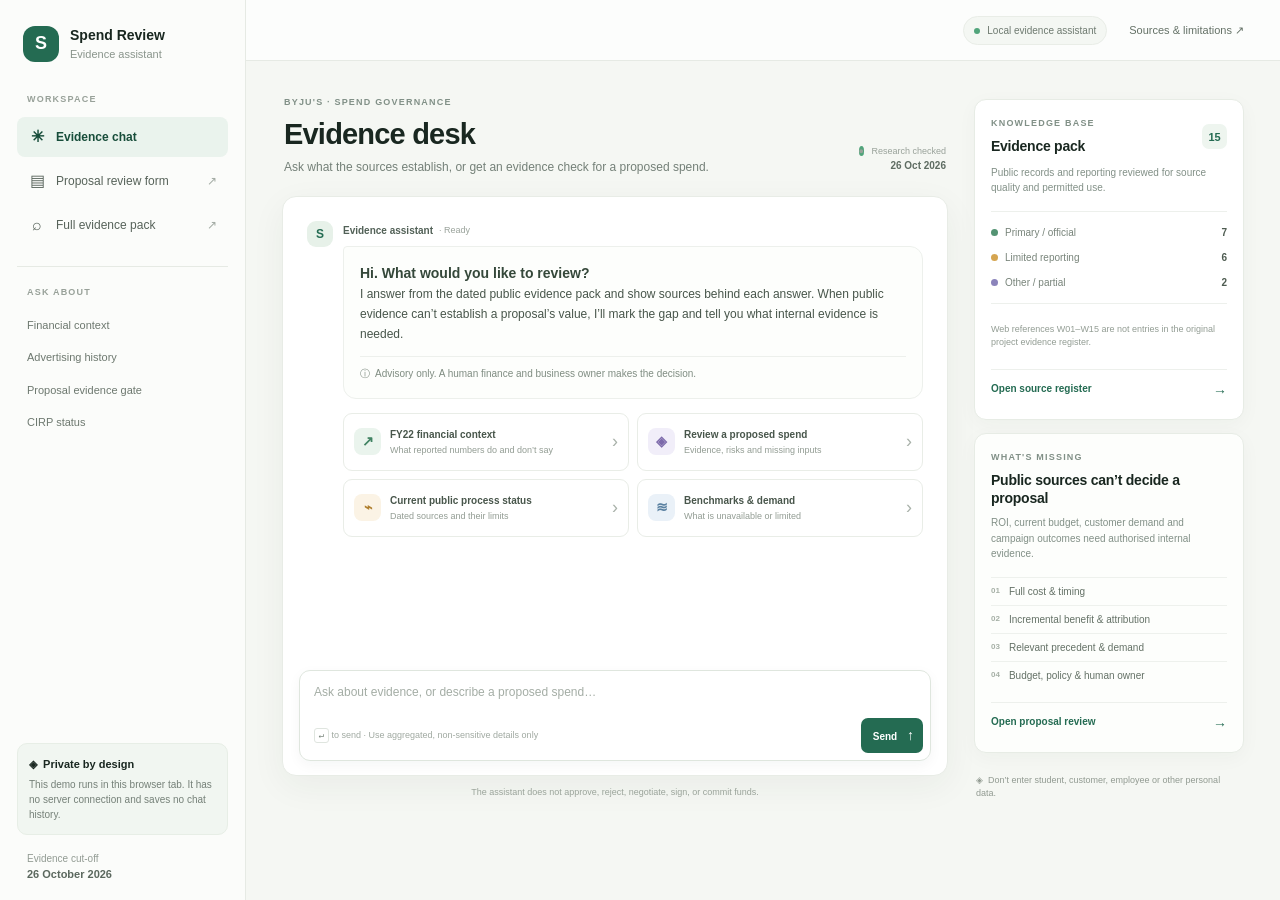
<file: index.html>
<!doctype html>
<html lang="en"><head><meta charset="utf-8"><meta name="viewport" content="width=device-width,initial-scale=1"><meta name="theme-color" content="#f5f7f3"><title>BYJU'S Spend Review Assistant</title><link rel="stylesheet" href="chatbot.css"></head>
<body><div class="app-shell">
<aside class="sidebar"><a class="brand" href="index.html"><span class="brand-mark">S</span><span><strong>Spend Review</strong><small>Evidence assistant</small></span></a>
<div class="label">WORKSPACE</div><div class="nav active"><span>✳</span> Evidence chat</div><a class="nav" href="proposal-review.html"><span>▤</span> Proposal review form <i>↗</i></a><a class="nav" href="web-evidence-pack.md" target="_blank"><span>⌕</span> Full evidence pack <i>↗</i></a>
<div class="rule"></div><div class="label">ASK ABOUT</div><button class="topic" data-prompt="What do the FY22 financial figures show?">Financial context</button><button class="topic" data-prompt="What evidence is known about BYJU'S advertising spend?">Advertising history</button><button class="topic" data-prompt="What evidence is needed before a marketing proposal?">Proposal evidence gate</button><button class="topic" data-prompt="What is the current CIRP status?">CIRP status</button>
<div class="side-bottom"><div class="privacy"><b>◈ &nbsp;Private by design</b><p>This demo runs in this browser tab. It has no server connection and saves no chat history.</p></div><div class="cutoff">Evidence cut-off<br><strong>26 October 2026</strong></div></div></aside>
<main class="main"><header class="topbar"><div class="mobile-brand"><span class="brand-mark">S</span><strong>Spend Review</strong></div><span class="scope"><i></i> Local evidence assistant</span><a href="web-evidence-pack.md" target="_blank">Sources &amp; limitations ↗</a></header>
<div class="layout"><section class="chat-col"><div class="heading"><div><div class="eyebrow">BYJU'S · SPEND GOVERNANCE</div><h1>Evidence desk</h1><p>Ask what the sources establish, or get an evidence check for a proposed spend.</p></div><div class="checked">● Research checked<br><strong>26 Oct 2026</strong></div></div>
<div class="chatbox"><div id="messages" class="messages" aria-live="polite"><article class="message assistant"><div class="avatar">S</div><div class="body"><div class="meta"><b>Evidence assistant</b><span>· Ready</span></div><div class="bubble welcome"><strong class="welcome-title">Hi. What would you like to review?</strong><p>I answer from the dated public evidence pack and show sources behind each answer. When public evidence can’t establish a proposal’s value, I’ll mark the gap and tell you what internal evidence is needed.</p><div class="note">ⓘ &nbsp;Advisory only. A human finance and business owner makes the decision.</div></div>
<div class="prompts"><button data-prompt="What do the FY22 financial figures show?"><span class="tile mint">↗</span><span><b>FY22 financial context</b><small>What reported numbers do and don’t say</small></span><i>›</i></button><button data-prompt="What evidence is needed before a marketing proposal?"><span class="tile lilac">◈</span><span><b>Review a proposed spend</b><small>Evidence, risks and missing inputs</small></span><i>›</i></button><button data-prompt="What is the current CIRP status?"><span class="tile amber">⌁</span><span><b>Current public process status</b><small>Dated sources and their limits</small></span><i>›</i></button><button data-prompt="What are the available industry benchmarks?"><span class="tile blue">≋</span><span><b>Benchmarks &amp; demand</b><small>What is unavailable or limited</small></span><i>›</i></button></div></div></article></div>
<form id="chat-form" class="composer"><label class="sr-only" for="chat-input">Ask a question or describe a proposal</label><textarea id="chat-input" rows="1" maxlength="3000" placeholder="Ask about evidence, or describe a proposed spend…" autocomplete="off"></textarea><div class="compose-foot"><span><kbd>↵</kbd> to send · Use aggregated, non-sensitive details only</span><button type="submit">Send <b>↑</b></button></div></form></div><div class="disclaimer">The assistant does not approve, reject, negotiate, sign, or commit funds.</div></section>
<aside class="rail"><div class="rail-card"><div class="rail-head"><div><div class="eyebrow">KNOWLEDGE BASE</div><h2>Evidence pack</h2></div><b class="count">15</b></div><p class="desc">Public records and reporting reviewed for source quality and permitted use.</p><div class="summary"><div><i class="green"></i>Primary / official <b>7</b></div><div><i class="gold"></i>Limited reporting <b>6</b></div><div><i class="purple"></i>Other / partial <b>2</b></div></div><p class="footnote">Web references W01–W15 are not entries in the original project evidence register.</p><a class="action" href="web-evidence-pack.md" target="_blank">Open source register <b>→</b></a></div>
<div class="rail-card pale"><div class="eyebrow">WHAT'S MISSING</div><h2>Public sources can’t decide a proposal</h2><p class="desc">ROI, current budget, customer demand and campaign outcomes need authorised internal evidence.</p><ul><li><i>01</i> Full cost &amp; timing</li><li><i>02</i> Incremental benefit &amp; attribution</li><li><i>03</i> Relevant precedent &amp; demand</li><li><i>04</i> Budget, policy &amp; human owner</li></ul><a class="action" href="proposal-review.html">Open proposal review <b>→</b></a></div><div class="rail-safety">◈ &nbsp;Don’t enter student, customer, employee or other personal data.</div></aside>
</div></main></div><script src="chatbot.js"></script></body></html>
</file>
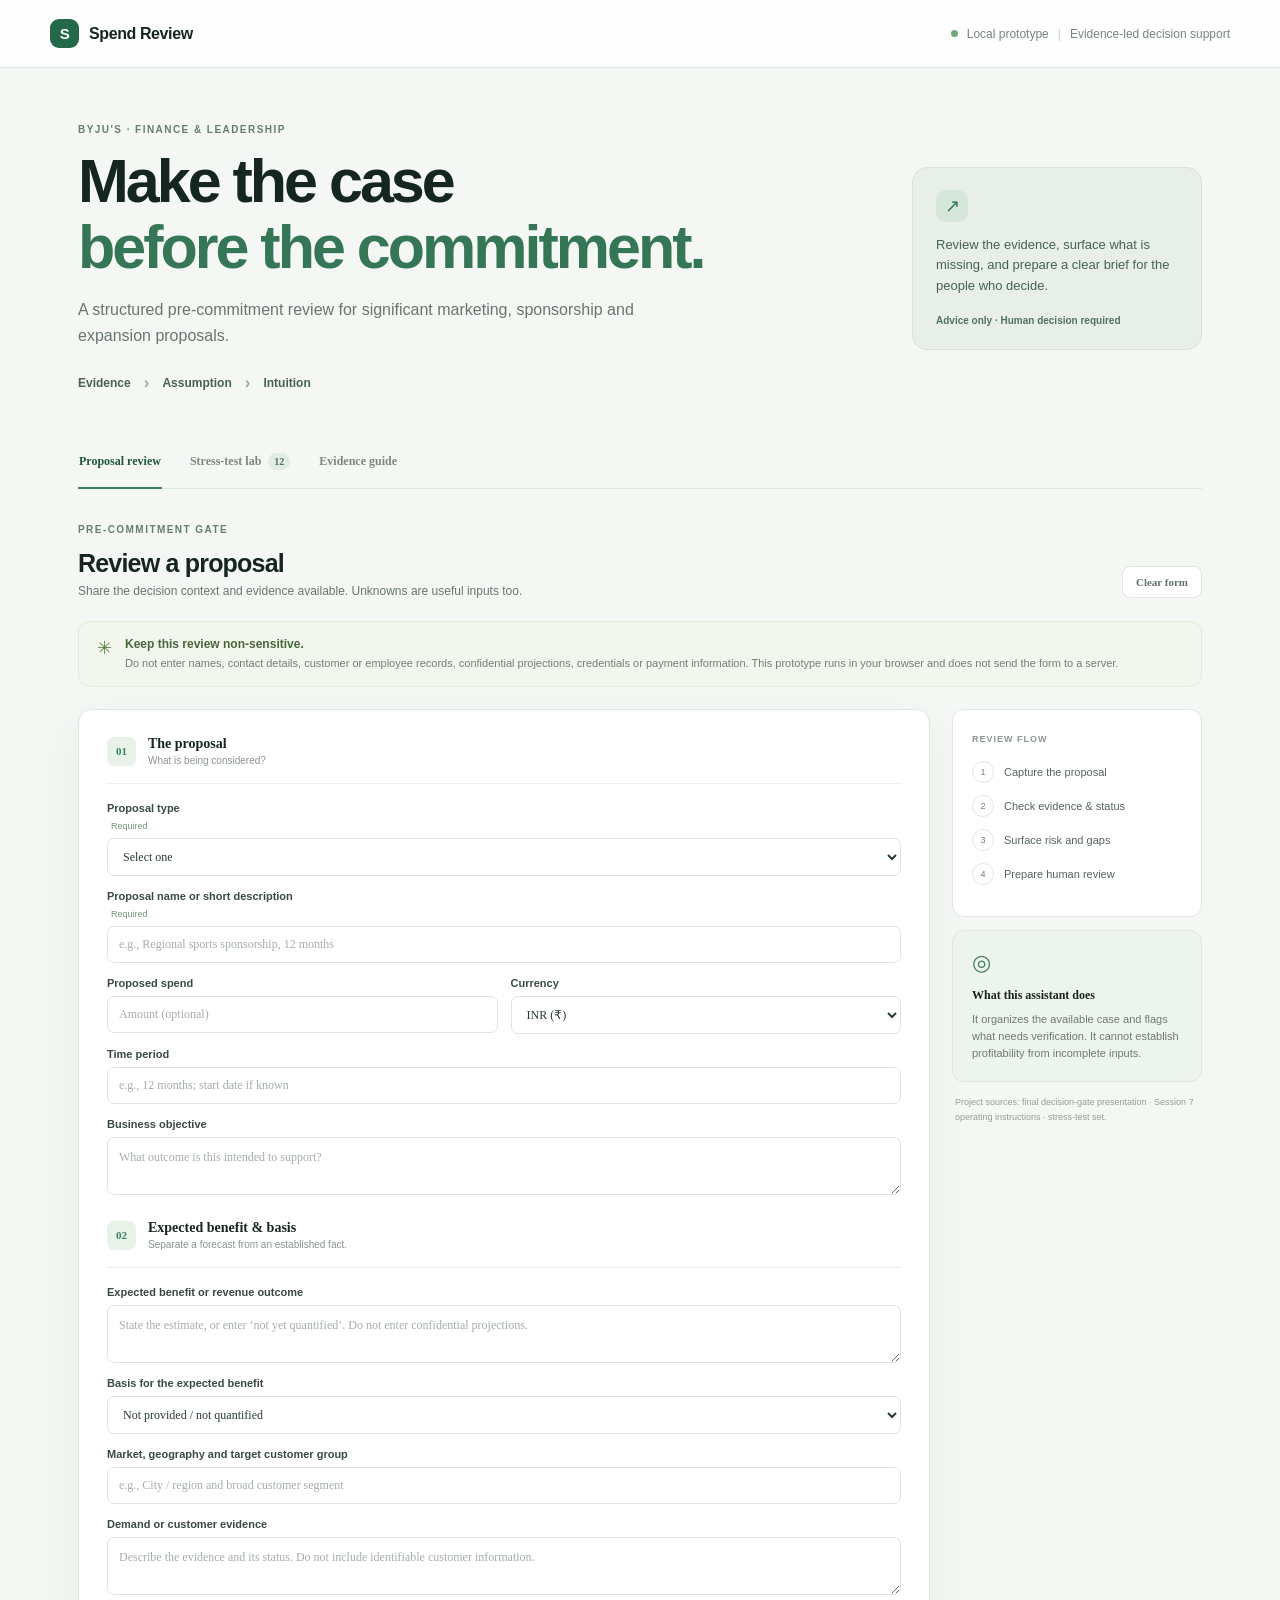
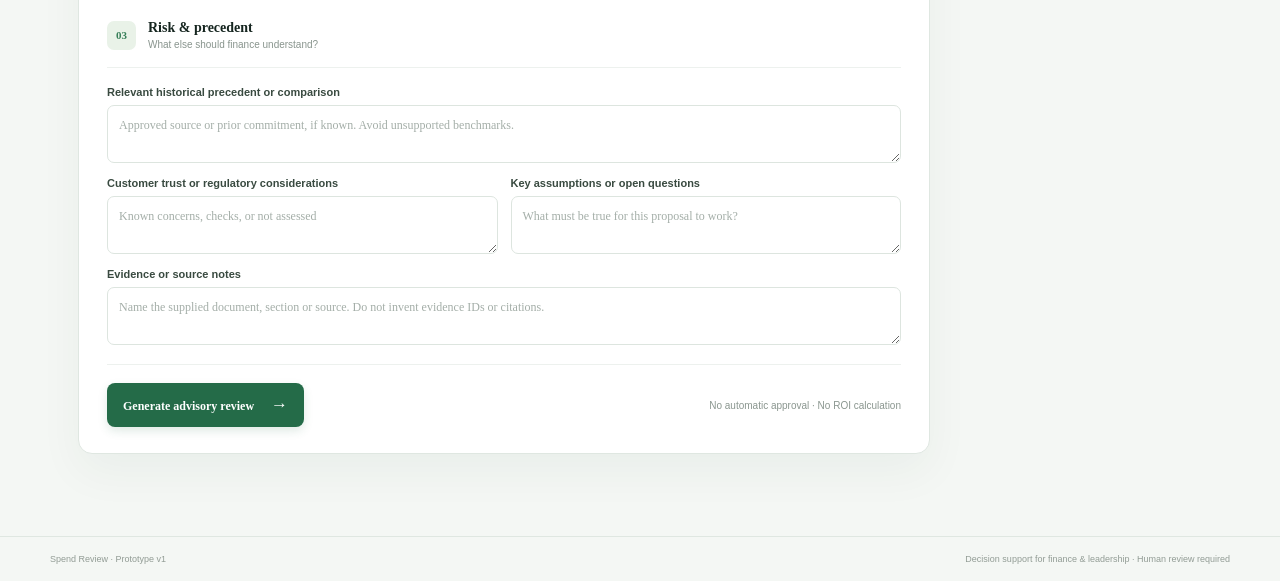
<file: proposal-review.html>
<!doctype html>
<html lang="en">
<head>
  <meta charset="utf-8" />
  <meta name="viewport" content="width=device-width, initial-scale=1" />
  <meta name="theme-color" content="#f4f6f4" />
  <title>Spend Review | BYJU'S Advisory Prototype</title>
  <link rel="stylesheet" href="styles.css" />
</head>
<body>
  <header class="topbar">
    <a class="brand" href="#top" aria-label="Spend Review home"><span class="brand-mark">S</span><span>Spend Review</span></a>
    <div class="top-meta"><span class="local-dot"></span> Local prototype <span class="divider">|</span> Evidence-led decision support</div>
  </header>
  <main id="top">
    <section class="hero">
      <div class="hero-copy">
        <p class="eyebrow">BYJU'S · FINANCE & LEADERSHIP</p>
        <h1>Make the case<br/><em>before the commitment.</em></h1>
        <p class="hero-lede">A structured pre-commitment review for significant marketing, sponsorship and expansion proposals.</p>
        <div class="hero-principle"><span>Evidence</span><b>›</b><span>Assumption</span><b>›</b><span>Intuition</span></div>
      </div>
      <aside class="hero-note"><div class="note-icon">↗</div><p>Review the evidence, surface what is missing, and prepare a clear brief for the people who decide.</p><strong>Advice only · Human decision required</strong></aside>
    </section>

    <nav class="tabs" aria-label="Prototype sections">
      <button class="tab active" data-view="review">Proposal review</button>
      <button class="tab" data-view="stress">Stress-test lab <span class="tab-count">12</span></button>
      <button class="tab" data-view="evidence">Evidence guide</button>
    </nav>

    <section class="view active" id="view-review">
      <div class="section-heading"><div><p class="eyebrow">PRE-COMMITMENT GATE</p><h2>Review a proposal</h2><p>Share the decision context and evidence available. Unknowns are useful inputs too.</p></div><button class="quiet-btn" id="resetBtn">Clear form</button></div>
      <div class="privacy-banner"><span class="shield">✳</span><div><strong>Keep this review non-sensitive.</strong><span>Do not enter names, contact details, customer or employee records, confidential projections, credentials or payment information. This prototype runs in your browser and does not send the form to a server.</span></div></div>
      <div class="workspace">
        <form class="proposal-form" id="proposalForm">
          <div class="form-section-title"><span class="step">01</span><div><strong>The proposal</strong><small>What is being considered?</small></div></div>
          <label>Proposal type <span class="required">Required</span><select id="type" required><option value="">Select one</option><option>Marketing</option><option>Sponsorship</option><option>Expansion / market entry</option></select></label>
          <label>Proposal name or short description <span class="required">Required</span><input id="description" required maxlength="180" placeholder="e.g., Regional sports sponsorship, 12 months" /></label>
          <div class="field-row"><label>Proposed spend<input id="spend" inputmode="decimal" placeholder="Amount (optional)" /></label><label>Currency<select id="currency"><option>INR (₹)</option><option>USD ($)</option><option>Other / not stated</option></select></label></div>
          <label>Time period<input id="period" placeholder="e.g., 12 months; start date if known" /></label>
          <label>Business objective<textarea id="objective" rows="2" placeholder="What outcome is this intended to support?"></textarea></label>

          <div class="form-section-title section-gap"><span class="step">02</span><div><strong>Expected benefit & basis</strong><small>Separate a forecast from an established fact.</small></div></div>
          <label>Expected benefit or revenue outcome<textarea id="benefit" rows="2" placeholder="State the estimate, or enter ‘not yet quantified’. Do not enter confidential projections."></textarea></label>
          <label>Basis for the expected benefit<select id="benefitBasis"><option value="unknown">Not provided / not quantified</option><option value="assumption">Management assumption or estimate</option><option value="limited">Limited or preliminary evidence</option><option value="verified">Approved, verified evidence available</option></select></label>
          <label>Market, geography and target customer group<input id="market" placeholder="e.g., City / region and broad customer segment" /></label>
          <label>Demand or customer evidence<textarea id="demand" rows="2" placeholder="Describe the evidence and its status. Do not include identifiable customer information."></textarea></label>

          <div class="form-section-title section-gap"><span class="step">03</span><div><strong>Risk & precedent</strong><small>What else should finance understand?</small></div></div>
          <label>Relevant historical precedent or comparison<textarea id="precedent" rows="2" placeholder="Approved source or prior commitment, if known. Avoid unsupported benchmarks."></textarea></label>
          <div class="field-row"><label>Customer trust or regulatory considerations<textarea id="trust" rows="2" placeholder="Known concerns, checks, or not assessed"></textarea></label><label>Key assumptions or open questions<textarea id="assumptions" rows="2" placeholder="What must be true for this proposal to work?"></textarea></label></div>
          <label>Evidence or source notes<textarea id="sources" rows="2" placeholder="Name the supplied document, section or source. Do not invent evidence IDs or citations."></textarea></label>
          <div class="form-actions"><button class="primary-btn" type="submit">Generate advisory review <span>→</span></button><span class="form-hint">No automatic approval · No ROI calculation</span></div>
        </form>
        <aside class="side-rail"><div class="rail-card"><span class="rail-label">REVIEW FLOW</span><ol><li><i>1</i><span>Capture the proposal</span></li><li><i>2</i><span>Check evidence & status</span></li><li><i>3</i><span>Surface risk and gaps</span></li><li><i>4</i><span>Prepare human review</span></li></ol></div><div class="rail-card soft"><div class="small-icon">◎</div><strong>What this assistant does</strong><p>It organizes the available case and flags what needs verification. It cannot establish profitability from incomplete inputs.</p></div><div class="rail-foot">Project sources: final decision-gate presentation · Session 7 operating instructions · stress-test set.</div></aside>
      </div>
      <div id="result" class="result-wrap" aria-live="polite"></div>
    </section>

    <section class="view" id="view-stress">
      <div class="section-heading"><div><p class="eyebrow">BOUNDARY CHECKS</p><h2>Stress-test lab</h2><p>Run the 12 prompts from the project stress-test set and inspect the expected safe response pattern.</p></div><span class="test-summary">12 scenarios · No external AI service</span></div>
      <div class="stress-layout"><div class="test-list" id="testList"></div><article class="test-detail" id="testDetail"><div class="empty-state"><span>↳</span><h3>Choose a scenario</h3><p>Each test checks a specific evidence, privacy, scope or authority boundary.</p></div></article></div>
      <div class="prototype-note"><strong>Prototype behavior</strong><span>Responses are deterministic and rule-based for demonstration. They are not generated by a language model and do not replace a live, approved evidence retrieval system.</span></div>
    </section>

    <section class="view" id="view-evidence">
      <div class="section-heading"><div><p class="eyebrow">SOURCE OF TRUTH</p><h2>Evidence guide</h2><p>What this prototype can responsibly say from the supplied project files.</p></div></div>
      <a class="web-evidence-link" href="web-evidence-pack.md" target="_blank" rel="noopener"><span><strong>Open the web evidence pack</strong><small>14 public source records · source quality · evidence gaps · proposal checklist</small></span><b>↗</b></a>
      <div class="evidence-grid">
        <article class="evidence-card primary-evidence"><span class="source-tag">FINAL DECISION-GATE PRESENTATION · PAGES 2–6</span><h3>Historical context</h3><p>FY22 consolidated filing coverage reports ₹5,014.60 crore revenue from operations, ₹5,298.43 crore total income, ₹13,668.44 crore expenses and ₹8,245.2 crore net loss; FY21 net loss was ₹4,564.38 crore (<a href="https://www.business-standard.com/amp/companies/news/byju-s-losses-swell-to-rs-8-245-2-cr-in-fy22-revenue-jumps-to-rs-5-014-cr-124012300763_1.html" target="_blank" rel="noopener">filing coverage</a>). A secondary filing analysis reports ₹8,029 crore advertising expenditure across FY16–FY22 (<a href="https://inc42.com/web-stories/byjus-spent-inr-8000-cr-on-ads-during-fy16-22/" target="_blank" rel="noopener">Inc42</a>).</p><p class="caveat">The presentation says this supports a governance-gap diagnosis. It does not prove that every individual spending decision caused financial distress. These historical figures are context, not an industry benchmark or a direct forecast for a new proposal.</p></article>
        <article class="evidence-card"><span class="source-tag">FINAL PRESENTATION · PAGE 4</span><h3>Evidence status at a glance</h3><div class="status-counts"><div><strong>5</strong><span>Verified</span></div><div><strong>5</strong><span>Found / limited</span></div><div><strong>2</strong><span>Open / inaccessible</span></div></div><p class="caveat">These are aggregate counts reported in the presentation. The uploaded materials do not supply a complete item-by-item Evidence Register mapping here, so this app does not assign individual statuses to evidence IDs.</p></article>
        <article class="evidence-card"><span class="source-tag">APPROVED METHOD</span><h3>The pre-commitment gate</h3><ul><li>Classify the proposal and capture cost, benefit, period, market and rationale.</li><li>Compare with approved historical financial and relevant precedent evidence.</li><li>Check customer demand, trust and regulatory risks where relevant.</li><li>Distinguish facts, observations, inference, hypotheses and unknowns.</li><li>Issue advisory next steps for finance and leadership review.</li></ul></article>
        <article class="evidence-card boundary-card"><span class="source-tag">HUMAN ACCOUNTABILITY</span><h3>The assistant cannot approve</h3><p>Finance and authorised business leadership own the final decision. The prototype cannot approve, reject, modify or execute a spend; sign or negotiate a contract; perform an audit; or claim access to live internal systems.</p><p class="caveat">If approved evidence is materially insufficient, say so, list what is missing, and keep human review explicit.</p></article>
      </div>
      <div class="source-list"><strong>Source files reviewed</strong><span>Purvanshi.26PGDMDFM025.FAB.pdf (same content also supplied as a duplicate PDF) · FAB_Session_7_Filled_BYJUS_Spend_Review_Assistant.docx · BYJU.docx (12 stress tests) · Six segment- Learning team 5.docx</span><span>The separate Final Problem document was not readable in the supplied attachment cache; the final problem definition was available in the presentation and Session 7 guide. Public web references and their limitations are in the web evidence pack above.</span></div>
    </section>
  </main>
  <footer><span>Spend Review · Prototype v1</span><span>Decision support for finance & leadership · Human review required</span></footer>
  <script src="app.js"></script>
</body>
</html>
</file>
<file: chatbot.css>
:root{--ink:#192720;--muted:#758179;--line:#e6eae4;--paper:#f5f7f3;--green:#246b52;--dark:#174d3a}
*{box-sizing:border-box}body{margin:0;background:var(--paper);color:var(--ink);font:14px/1.5 Inter,"Segoe UI",Arial,sans-serif}button,textarea{font:inherit}a{color:inherit;text-decoration:none}.app-shell{min-height:100vh}.sidebar{position:fixed;inset:0 auto 0 0;width:246px;background:#fbfcfa;border-right:1px solid var(--line);padding:25px 17px 18px;display:flex;flex-direction:column;z-index:2}.brand{display:flex;align-items:center;gap:11px;padding:0 6px 30px}.brand-mark{width:36px;height:36px;border-radius:12px;background:var(--green);color:white;display:grid;place-items:center;font-size:18px;font-weight:750}.brand strong{display:block;font-size:14px}.brand small{display:block;color:#89948b;font-size:11px}.label,.eyebrow{font-size:9px;letter-spacing:1.2px;font-weight:750;color:#98a199}.label{padding:0 10px 9px}.nav{height:40px;padding:0 11px;display:flex;align-items:center;gap:10px;border-radius:8px;font-size:12px;color:#57635a;margin:2px 0}.nav span{font-size:16px;width:18px;text-align:center}.nav i{font-style:normal;margin-left:auto;color:#a3aba4}.nav.active{background:#eaf3ed;color:var(--dark);font-weight:700}.rule{border-top:1px solid var(--line);margin:19px 0}.topic{border:0;background:transparent;text-align:left;padding:8px 10px;border-radius:7px;color:#6d786f;font-size:11px;cursor:pointer}.topic:hover{background:#f0f3ee}.side-bottom{margin-top:auto}.privacy{padding:12px 11px;background:#f1f6f1;border:1px solid #e7eee6;border-radius:10px;font-size:11px}.privacy p{margin:4px 0 0;color:#758078;font-size:10px}.cutoff{font-size:10px;color:#929b93;padding:16px 10px 0}.cutoff strong{font-size:11px;color:#5b685e;font-weight:600}.main{margin-left:246px;min-height:100vh}.topbar{height:61px;background:#ffffffc2;border-bottom:1px solid var(--line);display:flex;align-items:center;justify-content:flex-end;padding:0 36px;gap:22px}.topbar>a{font-size:11px;color:#647166}.scope{font-size:10px;color:#6e7a70;background:#f4f7f3;border:1px solid #e9ede7;padding:6px 10px;border-radius:20px}.scope i,.checked:first-letter{display:inline-block;width:6px;height:6px;background:#51a47b;border-radius:50%;margin-right:5px}.mobile-brand{display:none}.layout{max-width:1390px;margin:auto;padding:35px 36px 28px;display:grid;grid-template-columns:minmax(420px,1fr) 270px;gap:26px}.chat-col{min-width:0}.heading{display:flex;align-items:flex-end;justify-content:space-between;margin:0 2px 20px}.eyebrow{color:#819087}.heading h1{font-size:29px;line-height:1.15;letter-spacing:-.8px;margin:8px 0 7px}.heading p{margin:0;color:#748078;font-size:12px}.checked{text-align:right;color:#99a29a;font-size:9px;padding-bottom:2px;white-space:nowrap}.checked strong{color:#5e6c62;font-size:10px}.chatbox{min-height:580px;background:white;border:1px solid #e8ece6;border-radius:14px;box-shadow:0 10px 35px #1d382a0e;display:flex;flex-direction:column;overflow:hidden}.messages{padding:24px 24px 12px;flex:1;overflow:auto}.message{display:flex;align-items:flex-start;gap:10px;margin-bottom:22px}.avatar{flex:0 0 26px;width:26px;height:26px;border-radius:9px;background:#e7f1e9;color:var(--green);font-weight:750;font-size:12px;display:grid;place-items:center}.body{min-width:0;max-width:100%;display:flex;flex-direction:column;align-items:flex-start;gap:6px}.meta{height:19px;display:flex;align-items:center;gap:6px;color:#9aa39b;font-size:9px}.meta b{color:#526157;font-size:10px}.bubble{max-width:100%;padding:13px 15px;background:#fbfcfa;border:1px solid #edf0ec;border-radius:4px 13px 13px 13px;color:#48564b;font-size:12px;line-height:1.65}.bubble p{margin:0 0 9px}.bubble p:last-child{margin-bottom:0}.welcome{max-width:600px;background:#fdfefc;padding:15px 16px}.welcome-title{font-size:14px;color:#26372c}.note{border-top:1px solid #edf0ec;margin-top:12px;padding-top:9px;font-size:10px;color:#7f8c81}.prompts{display:grid;grid-template-columns:1fr 1fr;gap:8px;margin-top:8px;max-width:600px;width:100%}.prompts button{display:flex;align-items:center;text-align:left;gap:9px;min-height:58px;padding:9px 10px;border:1px solid #e9ede7;border-radius:9px;background:white;cursor:pointer}.prompts button:hover{border-color:#bdd5c3;background:#fbfdfb}.prompts button b{display:block;font-size:10px;color:#48564b}.prompts button small{display:block;font-size:9px;color:#929c93;margin-top:2px}.prompts button i{margin-left:auto;font-size:18px;color:#a8b1a9;font-style:normal}.tile{width:27px;height:27px;display:grid;place-items:center;flex:0 0 27px;border-radius:8px;font-weight:700}.mint{background:#eaf4ed;color:#418363}.lilac{background:#f1eef9;color:#7c69aa}.amber{background:#fbf3e5;color:#b08030}.blue{background:#eaf1f8;color:#5a81a1}.citations{display:flex;flex-wrap:wrap;gap:6px;margin-top:4px;max-width:620px}.citation{display:inline-flex;align-items:center;gap:5px;padding:5px 8px;border-radius:6px;background:#f4f7f3;border:1px solid #e9eee8;color:#607066;font-size:9px}.citation b{color:var(--green)}.citation:hover{border-color:#b8d1be}.answer-label{display:inline-flex;align-items:center;gap:5px;font-size:9px;font-weight:700;text-transform:uppercase;letter-spacing:.6px;color:#547e64;margin-bottom:2px}.answer-label:before{content:"";width:5px;height:5px;background:#60a477;border-radius:50%}.bubble ul{padding-left:17px;margin:7px 0 8px}.bubble li{margin:3px 0}.bubble .caution{margin-top:10px;padding:9px 10px;background:#f6f7f3;border-left:2px solid #d3a64c;color:#71796f;font-size:10px;border-radius:0 6px 6px 0}.bubble strong{color:#35483a}.message.user{justify-content:flex-end}.message.user .avatar{display:none}.message.user .body{align-items:flex-end}.message.user .meta{justify-content:flex-end}.message.user .bubble{background:#edf4ee;border:1px solid #e4eee5;border-radius:13px 4px 13px 13px;max-width:85%}.composer{margin:0 16px 14px;border:1px solid #dfe6de;border-radius:11px;box-shadow:0 4px 13px #1a39270b;background:white}.composer:focus-within{border-color:#9dbda7;box-shadow:0 0 0 3px #eaf3eb}.composer textarea{display:block;width:100%;padding:13px 14px 6px;border:0;outline:0;resize:none;min-height:43px;max-height:140px;line-height:1.45;font-size:12px;color:#35443a;background:transparent}.composer textarea::placeholder{color:#a4ada5}.compose-foot{display:flex;align-items:center;justify-content:space-between;padding:4px 7px 7px 14px;color:#a0a9a1;font-size:9px}.compose-foot kbd{display:inline-grid;place-items:center;border:1px solid #dfe5df;border-radius:3px;width:15px;height:15px;color:#78847a;font:9px inherit}.compose-foot button{border:0;border-radius:7px;background:var(--green);color:white;font-size:10px;font-weight:650;padding:7px 9px 7px 12px;cursor:pointer}.compose-foot button:hover{background:var(--dark)}.compose-foot button b{margin-left:7px;font-size:14px}.disclaimer{text-align:center;color:#9aa39a;font-size:9px;padding:10px}.rail{padding-top:3px}.rail-card{border:1px solid #e7ece5;background:white;border-radius:12px;padding:17px 16px;box-shadow:0 5px 20px #20392809;margin-bottom:13px}.rail-head{display:flex;align-items:center;justify-content:space-between}.rail-card h2{font-size:14px;letter-spacing:-.25px;margin:5px 0 0}.count{display:grid;place-items:center;width:25px;height:25px;background:#eef5ef;border-radius:7px;color:var(--green);font-size:11px}.desc{font-size:10px;color:#829087;margin:8px 0 15px;line-height:1.55}.summary{border-block:1px solid #edf0ec;padding:8px 0}.summary>div{display:flex;align-items:center;padding:5px 0;font-size:10px;color:#78847a;gap:7px}.summary b{margin-left:auto;color:#4e5c51}.summary i{width:7px;height:7px;border-radius:50%}.green{background:#549373}.gold{background:#d5a550}.purple{background:#8b84bb}.footnote{font-size:9px;line-height:1.5;color:#929c93;padding:10px 0}.action{display:flex;justify-content:space-between;border-top:1px solid #edf0ec;padding-top:11px;color:var(--green);font-size:10px;font-weight:700}.action b{font-size:14px}.pale{background:#fdfefc}.pale h2{line-height:1.3;margin-top:7px}.pale ul{list-style:none;margin:0 0 13px;padding:0}.pale li{display:flex;align-items:center;gap:9px;color:#647166;font-size:10px;padding:6px 0;border-top:1px solid #eef1ed}.pale li i{font-size:8px;color:#a6b0a6;font-style:normal;font-weight:700}.rail-safety{display:flex;gap:7px;padding:8px 2px;color:#919a91;font-size:9px;line-height:1.5}.sr-only{position:absolute;width:1px;height:1px;padding:0;margin:-1px;overflow:hidden;clip:rect(0,0,0,0);white-space:nowrap;border:0}
@media(max-width:1150px){.layout{grid-template-columns:minmax(400px,1fr) 245px;gap:17px;padding-inline:24px}.sidebar{width:220px}.main{margin-left:220px}}@media(max-width:900px){.sidebar{width:64px;padding:18px 10px}.brand{padding:0 4px 28px}.brand>span:not(.brand-mark),.label,.nav:not(.active),.rule,.topic,.side-bottom{display:none}.nav.active{justify-content:center;padding:0;font-size:0}.nav.active span{font-size:16px}.main{margin-left:64px}.layout{grid-template-columns:minmax(0,1fr);max-width:760px}.rail{display:grid;grid-template-columns:1fr 1fr;gap:12px}.rail-card{margin:0}.rail-safety{grid-column:1/-1}}@media(max-width:640px){.sidebar{display:none}.main{margin:0}.topbar{height:53px;justify-content:space-between;padding:0 16px}.mobile-brand{display:flex;align-items:center;gap:8px;font-size:12px}.mobile-brand .brand-mark{width:28px;height:28px;border-radius:9px;font-size:14px}.topbar>a{display:none}.scope{font-size:9px}.layout{padding:23px 13px 16px;gap:19px}.heading{align-items:flex-start;gap:10px}.heading h1{font-size:25px}.heading p{font-size:11px;max-width:310px}.checked{font-size:8px}.chatbox{min-height:590px}.messages{padding:17px 13px 8px}.prompts{grid-template-columns:1fr}.prompts button{min-height:52px}.composer{margin:0 9px 9px}.compose-foot{font-size:8px}.rail{grid-template-columns:1fr}.rail-safety{grid-column:auto}.message.user .bubble{max-width:94%}}
</file>
<file: styles.css>
:root{--ink:#15251f;--muted:#68766f;--green:#226849;--green-dark:#174f37;--lime:#dbedbe;--line:#dfe7e1;--paper:#fff;--canvas:#f4f7f4;--amber:#9b6719;--red:#9e493c;--shadow:0 18px 45px #1f3b2a0c}*{box-sizing:border-box}html{scroll-behavior:smooth}body{margin:0;background:var(--canvas);color:var(--ink);font-family:'DM Sans',sans-serif;font-size:14px}.topbar{height:68px;border-bottom:1px solid var(--line);background:#ffffffd9;display:flex;align-items:center;justify-content:space-between;padding:0 max(calc((100vw - 1180px)/2),28px);position:sticky;top:0;z-index:3;backdrop-filter:blur(12px)}.brand{display:flex;align-items:center;gap:10px;text-decoration:none;color:var(--ink);font-family:Manrope,sans-serif;font-weight:800;font-size:16px;letter-spacing:-.4px}.brand-mark{width:29px;height:29px;display:grid;place-items:center;background:var(--green);color:#fff;border-radius:9px;font-size:15px}.top-meta{display:flex;align-items:center;gap:9px;color:#78857f;font-size:12px}.local-dot{width:7px;height:7px;border-radius:50%;background:#72a77b}.divider{color:#c6cfca}main{max-width:1180px;margin:0 auto;padding:0 28px}.hero{padding:56px 0 43px;display:flex;align-items:center;justify-content:space-between;gap:40px}.hero-copy{max-width:670px}.eyebrow{color:#63806e;font-weight:700;letter-spacing:1.45px;font-size:10px;margin:0 0 14px}.hero h1{font:800 clamp(40px,5vw,61px)/1.08 Manrope,sans-serif;letter-spacing:-3px;margin:0 0 16px}.hero h1 em{font-style:normal;color:#347655}.hero-lede{font-size:16px;line-height:1.65;color:#68766f;max-width:580px;margin:0}.hero-principle{display:flex;align-items:center;gap:13px;margin-top:23px;color:#456354;font-weight:600;font-size:12px}.hero-principle b{color:#9ab19f;font-size:17px}.hero-note{width:290px;flex-shrink:0;padding:22px 23px;border-radius:15px;background:#e7efe8;border:1px solid #d7e3d9}.note-icon{width:32px;height:32px;border-radius:10px;background:#d6e7d9;color:#347655;display:grid;place-items:center;font-size:18px}.hero-note p{font-size:13px;line-height:1.6;color:#456354;margin:13px 0 14px}.hero-note strong{font-size:10px;color:#50735d}.tabs{height:53px;border-bottom:1px solid var(--line);display:flex;gap:27px}.tab{border:0;background:none;padding:0 1px;position:relative;color:#7b8881;font:600 12px 'DM Sans';cursor:pointer}.tab.active{color:#1f573b}.tab.active:after{content:'';height:2px;background:#39845c;position:absolute;bottom:-1px;left:0;right:0}.tab-count{background:#e2ebe4;padding:3px 6px;border-radius:10px;color:#4f755b;font-size:10px;margin-left:4px}.view{display:none;padding:35px 0 58px}.view.active{display:block}.section-heading{display:flex;justify-content:space-between;align-items:flex-end;margin-bottom:23px}.section-heading h2{font:700 25px Manrope,sans-serif;letter-spacing:-.8px;margin:0 0 6px}.section-heading p:not(.eyebrow){margin:0;color:var(--muted);font-size:12px}.quiet-btn{border:1px solid var(--line);color:#63736a;background:#fff;border-radius:8px;padding:9px 13px;font:600 11px 'DM Sans';cursor:pointer}.privacy-banner{display:flex;gap:13px;padding:15px 18px;background:#f2f6ec;border:1px solid #e3ebd6;border-radius:11px;margin-bottom:22px}.shield{color:#5d8548;font-size:18px}.privacy-banner div{display:flex;gap:4px;flex-direction:column}.privacy-banner strong{font-size:12px;color:#47663d}.privacy-banner span:last-child{color:#73816c;font-size:11px;line-height:1.5}.workspace{display:grid;grid-template-columns:minmax(0,1fr) 250px;gap:22px;align-items:start}.proposal-form{padding:26px 28px;background:#fff;border:1px solid var(--line);border-radius:14px;box-shadow:var(--shadow)}.form-section-title{display:flex;align-items:center;gap:12px;padding-bottom:17px;margin-bottom:18px;border-bottom:1px solid #edf1ee}.step{font:700 11px Manrope;color:#39805a;background:#e9f2e8;border-radius:7px;width:29px;height:29px;display:grid;place-items:center}.form-section-title strong,.form-section-title small{display:block}.form-section-title strong{font:700 14px Manrope}.form-section-title small{font-size:10px;color:#88948d;margin-top:3px}.section-gap{margin-top:25px}label{display:flex;flex-direction:column;gap:7px;margin-bottom:14px;color:#394a40;font-size:11px;font-weight:600}.required{color:#6d9878;font-weight:500;font-size:9px;margin-left:4px}input,select,textarea{width:100%;border:1px solid #dde5df;border-radius:7px;padding:10px 11px;background:#fff;color:#283a30;font:400 12px 'DM Sans';outline:none;transition:.15s}input:focus,select:focus,textarea:focus{border-color:#6fa582;box-shadow:0 0 0 3px #e7f1e8}textarea{resize:vertical;line-height:1.5}input::placeholder,textarea::placeholder{color:#a4aea8}.field-row{display:grid;grid-template-columns:1fr 1fr;gap:13px}.form-actions{border-top:1px solid #edf1ee;margin-top:19px;padding-top:18px;display:flex;align-items:center;justify-content:space-between}.primary-btn{border:0;background:#246b48;color:#fff;border-radius:8px;padding:12px 16px;font:600 12px 'DM Sans';cursor:pointer;box-shadow:0 4px 10px #286d4c25}.primary-btn:hover{background:#1a593b}.primary-btn span{font-size:17px;margin-left:14px}.form-hint{color:#8a968f;font-size:10px}.side-rail{display:flex;flex-direction:column;gap:13px}.rail-card{background:#fff;border:1px solid var(--line);padding:19px;border-radius:12px}.rail-label,.source-tag{color:#8b9990;font-size:9px;font-weight:700;letter-spacing:1px}.rail-card ol{list-style:none;margin:16px 0 0;padding:0}.rail-card li{display:flex;align-items:center;gap:10px;margin:12px 0;color:#55655b;font-size:11px}.rail-card li i{font-style:normal;border:1px solid #dfe8e1;color:#668372;border-radius:50%;width:22px;height:22px;display:grid;place-items:center;font-size:9px}.rail-card.soft{background:#edf4ed}.small-icon{font-size:22px;color:#48805b;margin-bottom:10px}.rail-card>strong{font:700 12px Manrope}.rail-card p{font-size:11px;line-height:1.55;color:#6d7b71;margin:8px 0 0}.rail-foot{font-size:9px;line-height:1.6;color:#929e96;padding:0 3px}.result-wrap{margin-top:24px}.result-card{border:1px solid #d8e4da;background:#fff;border-radius:13px;padding:24px 27px;box-shadow:var(--shadow)}.result-top{display:flex;justify-content:space-between;align-items:flex-start;border-bottom:1px solid #edf1ee;padding-bottom:17px;margin-bottom:17px}.result-top h2{font:700 20px Manrope;margin:4px 0 5px;letter-spacing:-.6px}.result-top p{font-size:11px;color:#7b8980;margin:0}.advisory-badge{background:#edf4e8;color:#4d733c;border-radius:99px;padding:7px 10px;font-size:10px;font-weight:700}.result-grid{display:grid;grid-template-columns:1fr 1fr;gap:16px}.result-block{padding:16px;background:#f8faf8;border:1px solid #edf1ee;border-radius:9px}.result-block h3{font:700 12px Manrope;margin:0 0 11px}.result-block p,.result-block li{font-size:11px;line-height:1.6;color:#536258}.result-block ul{padding-left:17px;margin:0}.flag-list{display:flex;flex-direction:column;gap:8px}.flag{padding:10px 11px;border-radius:7px;background:#fff4e4;border:1px solid #f2e6cc;color:#80602a;font-size:10px;line-height:1.5}.flag.high{background:#fff0ee;border-color:#f1dad6;color:#915046}.flag.good{background:#edf5ec;border-color:#dae9d9;color:#4e714e}.status-chip{display:inline-block;padding:3px 7px;border-radius:30px;background:#f0f2ef;color:#6d786f;font-size:9px;font-weight:700;margin-left:5px}.missing-list{display:flex;flex-wrap:wrap;gap:6px}.missing-list span{border:1px solid #eadfcf;background:#fff9ef;color:#85693c;padding:5px 7px;border-radius:5px;font-size:9px}.human-bar{margin-top:15px;padding:14px 16px;border-radius:8px;background:#1e4935;color:#fff;display:flex;gap:12px;align-items:center}.human-bar b{font-size:17px}.human-bar span{font-size:11px;line-height:1.5}.test-summary{font-size:10px;color:#75847b}.stress-layout{display:grid;grid-template-columns:320px minmax(0,1fr);gap:17px}.test-list{display:flex;flex-direction:column;gap:7px;max-height:640px;overflow-y:auto;padding-right:5px}.test-item{border:1px solid var(--line);background:#fff;border-radius:9px;text-align:left;padding:12px;cursor:pointer;color:var(--ink);display:flex;gap:11px;align-items:flex-start}.test-item:hover,.test-item.selected{border-color:#8eb69b;background:#f8fbf7}.test-id{min-width:37px;color:#377653;background:#eaf3ea;border-radius:5px;padding:5px 4px;text-align:center;font-size:9px;font-weight:700}.test-item strong{display:block;font-size:10px;line-height:1.4}.test-item small{display:block;color:#8a958e;font-size:9px;margin-top:4px}.test-detail{border:1px solid var(--line);background:#fff;border-radius:12px;min-height:260px;padding:23px;box-shadow:var(--shadow)}.empty-state{text-align:center;padding:35px 15px}.empty-state>span{font-size:23px;color:#58916a}.empty-state h3{font:700 15px Manrope;margin:10px}.empty-state p{color:#859189;font-size:11px}.test-prompt{padding:14px;background:#f3f6f3;border-radius:8px;color:#4e6055;font-size:12px;line-height:1.6;margin:11px 0 18px}.test-detail h3{font:700 14px Manrope;margin:7px 0}.test-detail .label{font-size:9px;color:#849188;letter-spacing:.8px;font-weight:700;margin-top:15px}.response-box{background:#f4f8f3;border-left:3px solid #79a77c;padding:13px;border-radius:0 7px 7px 0;color:#425c49;font-size:11px;line-height:1.65}.pass-pill{display:inline-block;color:#53764f;background:#edf5e9;border-radius:20px;padding:5px 8px;font-size:9px;font-weight:700}.prototype-note{display:flex;gap:12px;background:#eff2ed;padding:13px 16px;border-radius:8px;margin-top:17px;color:#7b877d;font-size:10px;line-height:1.55}.prototype-note strong{color:#51654f;white-space:nowrap}.evidence-grid{display:grid;grid-template-columns:1fr 1fr;gap:14px}.evidence-card{background:#fff;border:1px solid var(--line);border-radius:12px;padding:21px}.evidence-card h3{font:700 15px Manrope;margin:13px 0 11px;letter-spacing:-.3px}.evidence-card p,.evidence-card li{font-size:11px;line-height:1.7;color:#5f6d63}.evidence-card ul{padding-left:17px}.primary-evidence{background:#f8fbf5}.caveat{border-top:1px solid #e9eee8;padding-top:10px;color:#78857c!important;font-size:10px!important}.status-counts{display:flex;gap:9px;margin:15px 0}.status-counts div{background:#f4f7f3;padding:12px;border-radius:8px;flex:1}.status-counts strong{font:700 21px Manrope;display:block;color:#43805a}.status-counts span{font-size:9px;color:#78857c}.boundary-card{background:#f6f7f2}.source-list{margin-top:15px;padding:16px 18px;background:#ebf0eb;border-radius:9px;display:flex;flex-direction:column;gap:7px;color:#7e8981;font-size:10px;line-height:1.5}.source-list strong{color:#526456;font-size:11px}footer{border-top:1px solid var(--line);padding:17px max(calc((100vw - 1180px)/2),28px);display:flex;justify-content:space-between;color:#929c95;font-size:9px}
@media(max-width:800px){main{padding:0 18px}.topbar{padding:0 18px}.hero{padding:38px 0 30px;display:block}.hero-note{margin-top:24px;width:auto}.hero h1{font-size:46px}.workspace{grid-template-columns:1fr}.side-rail{display:grid;grid-template-columns:1fr 1fr}.rail-foot{grid-column:1/-1}.stress-layout{grid-template-columns:1fr}.test-list{max-height:300px}.evidence-grid{grid-template-columns:1fr}.top-meta{font-size:0}.top-meta .local-dot{font-size:initial}.top-meta .divider{display:none}}@media(max-width:520px){.hero h1{font-size:39px;letter-spacing:-2px}.tabs{gap:16px}.tab{font-size:10px}.view{padding-top:25px}.section-heading{align-items:flex-start}.section-heading h2{font-size:22px}.proposal-form{padding:20px 16px}.field-row{grid-template-columns:1fr;gap:0}.side-rail{grid-template-columns:1fr}.form-actions{align-items:flex-start;gap:10px;flex-direction:column}.result-grid{grid-template-columns:1fr}.result-card{padding:18px 15px}.advisory-badge{font-size:8px}footer{padding:15px 18px;gap:10px;flex-direction:column}.privacy-banner{padding:12px}.stress-layout{gap:12px}}

.web-evidence-link{display:flex;align-items:center;justify-content:space-between;text-decoration:none;color:#234d35;border:1px solid #d8e6d9;background:#edf5ed;border-radius:10px;padding:14px 17px;margin:-7px 0 21px;transition:.15s}.web-evidence-link:hover{border-color:#8eb69b;background:#e8f2e7}.web-evidence-link strong,.web-evidence-link small{display:block}.web-evidence-link strong{font:700 12px Manrope,sans-serif}.web-evidence-link small{font-size:10px;color:#728176;margin-top:4px}.web-evidence-link>b{font-size:17px;color:#47825a}
</file>
